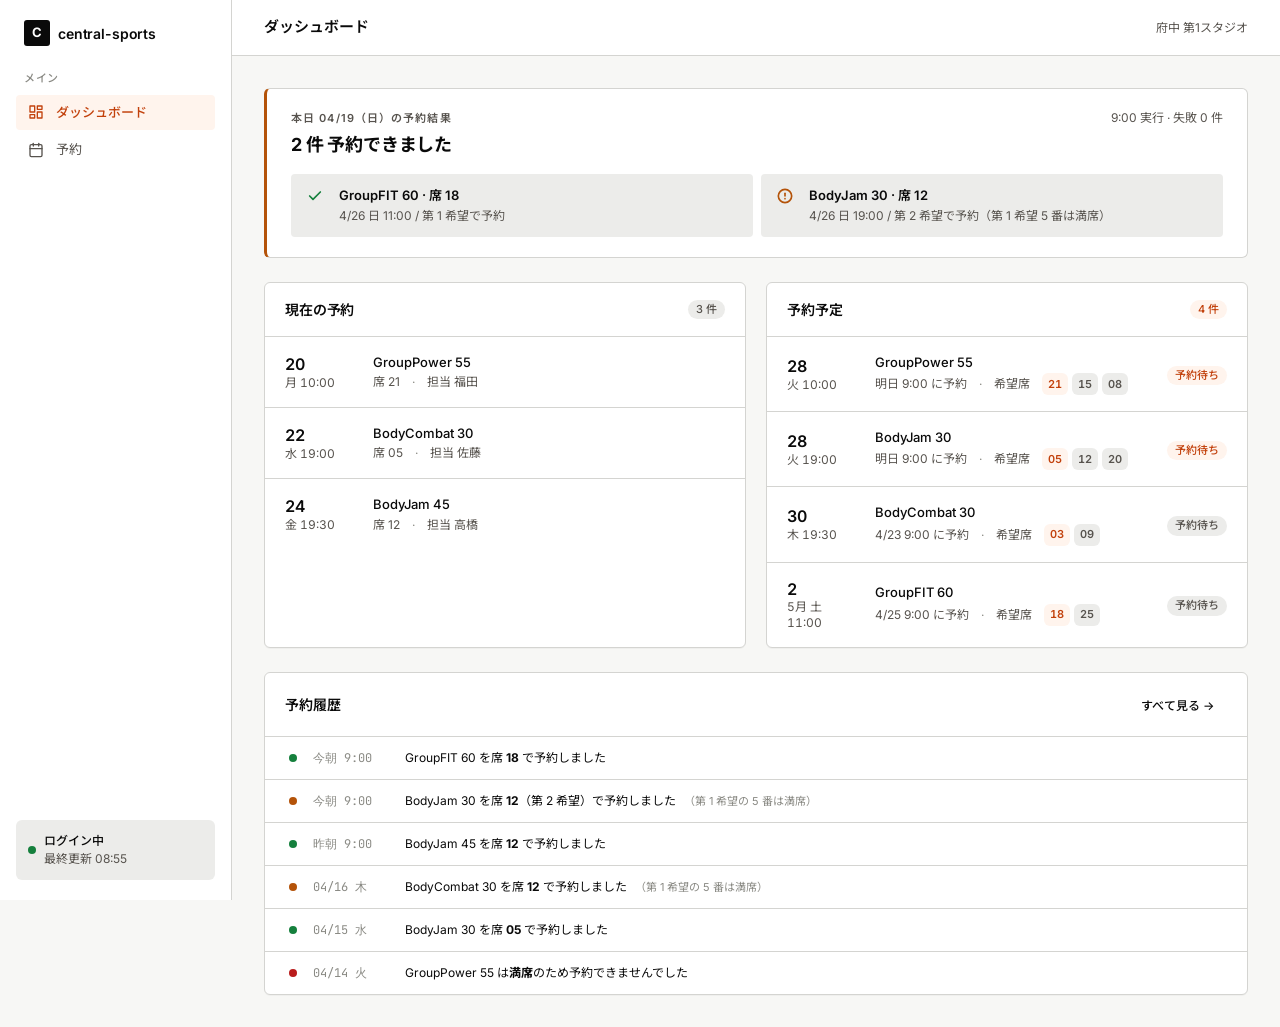
<file: tools/central-sports-web/mockup/index.html>
<!doctype html>
<html lang="ja">
<head>
  <meta charset="utf-8">
  <meta name="viewport" content="width=device-width, initial-scale=1">
  <title>central-sports-web — ダッシュボード</title>
  <link rel="preconnect" href="https://fonts.googleapis.com">
  <link rel="preconnect" href="https://fonts.gstatic.com" crossorigin>
  <link href="https://fonts.googleapis.com/css2?family=Inter:wght@400;500;600;700&family=Noto+Sans+JP:wght@400;500;600&family=JetBrains+Mono:wght@400;500&display=swap" rel="stylesheet">
  <link rel="stylesheet" href="assets/styles.css">
</head>
<body>
  <div class="app">

    <!-- ============ sidebar ============ -->
    <aside class="nav">
      <div class="nav-brand">
        <div class="nav-brand-mark">C</div>
        <div class="nav-brand-name">central-sports</div>
      </div>

      <div>
        <div class="nav-section-title">メイン</div>
        <ul class="nav-list">
          <li><a class="nav-item is-active" href="index.html">
            <svg viewBox="0 0 24 24" fill="none" stroke="currentColor" stroke-width="2" stroke-linecap="round" stroke-linejoin="round"><rect x="3" y="3" width="7" height="9"/><rect x="14" y="3" width="7" height="5"/><rect x="14" y="12" width="7" height="9"/><rect x="3" y="16" width="7" height="5"/></svg>
            ダッシュボード
          </a></li>
          <li><a class="nav-item" href="reserve.html">
            <svg viewBox="0 0 24 24" fill="none" stroke="currentColor" stroke-width="2" stroke-linecap="round" stroke-linejoin="round"><rect x="3" y="4" width="18" height="18" rx="2"/><line x1="16" y1="2" x2="16" y2="6"/><line x1="8" y1="2" x2="8" y2="6"/><line x1="3" y1="10" x2="21" y2="10"/></svg>
            予約
          </a></li>
        </ul>
      </div>

      <div class="nav-footer">
        <span class="nav-footer-dot"></span>
        <div>
          <div style="font-weight:500; color:var(--text);">ログイン中</div>
          <div>最終更新 08:55</div>
        </div>
      </div>
    </aside>

    <!-- ============ main ============ -->
    <main class="main">

      <header class="topbar">
        <div class="topbar-title">ダッシュボード</div>
        <div class="topbar-actions">
          <span>府中 第1スタジオ</span>
        </div>
      </header>

      <section class="content stack stack-lg">

        <!-- ============ 当日サマリー ============ -->
        <div class="summary summary--warning">
          <div class="summary-head">
            <div>
              <div class="summary-eyebrow">本日 04/19（日）の予約結果</div>
              <div class="summary-title">2 件 予約できました</div>
            </div>
            <div class="summary-headline-right">9:00 実行 · 失敗 0 件</div>
          </div>
          <div class="summary-list">
            <div class="summary-item summary-item--success">
              <svg class="summary-item-icon" viewBox="0 0 24 24" fill="none" stroke="currentColor" stroke-width="2.5" stroke-linecap="round" stroke-linejoin="round"><polyline points="20 6 9 17 4 12"/></svg>
              <div>
                <div class="summary-item-title">GroupFIT 60 · 席 18</div>
                <div class="summary-item-sub">4/26 日 11:00 / 第 1 希望で予約</div>
              </div>
            </div>
            <div class="summary-item summary-item--warning">
              <svg class="summary-item-icon" viewBox="0 0 24 24" fill="none" stroke="currentColor" stroke-width="2.5" stroke-linecap="round" stroke-linejoin="round"><circle cx="12" cy="12" r="10"/><path d="M12 8v4"/><path d="M12 16h.01"/></svg>
              <div>
                <div class="summary-item-title">BodyJam 30 · 席 12</div>
                <div class="summary-item-sub">4/26 日 19:00 / 第 2 希望で予約（第 1 希望 5 番は満席）</div>
              </div>
            </div>
          </div>
        </div>

        <!-- ============ 2-col: 予約済み + 予約予定 ============ -->
        <div class="grid-2col">

          <!-- 現在の予約 -->
          <div class="card">
            <div class="card-header">
              <h2>現在の予約</h2>
              <span class="badge badge--neutral">3 件</span>
            </div>
            <div class="card-body card-body-flush">
              <div class="list">

                <div class="list-row">
                  <div class="list-date">
                    <div class="list-date-day">20</div>
                    <div>月 10:00</div>
                  </div>
                  <div>
                    <div class="list-title">GroupPower 55</div>
                    <div class="list-meta">
                      <span>席 21</span>
                      <span class="list-meta-dot">·</span>
                      <span>担当 福田</span>
                    </div>
                  </div>
                  <div class="list-actions">
                    <button class="btn">席変更</button>
                    <button class="btn btn--danger-ghost">取消</button>
                  </div>
                </div>

                <div class="list-row">
                  <div class="list-date">
                    <div class="list-date-day">22</div>
                    <div>水 19:00</div>
                  </div>
                  <div>
                    <div class="list-title">BodyCombat 30</div>
                    <div class="list-meta">
                      <span>席 05</span>
                      <span class="list-meta-dot">·</span>
                      <span>担当 佐藤</span>
                    </div>
                  </div>
                  <div class="list-actions">
                    <button class="btn">席変更</button>
                    <button class="btn btn--danger-ghost">取消</button>
                  </div>
                </div>

                <div class="list-row">
                  <div class="list-date">
                    <div class="list-date-day">24</div>
                    <div>金 19:30</div>
                  </div>
                  <div>
                    <div class="list-title">BodyJam 45</div>
                    <div class="list-meta">
                      <span>席 12</span>
                      <span class="list-meta-dot">·</span>
                      <span>担当 高橋</span>
                    </div>
                  </div>
                  <div class="list-actions">
                    <button class="btn">席変更</button>
                    <button class="btn btn--danger-ghost">取消</button>
                  </div>
                </div>

              </div>
            </div>
          </div>

          <!-- 予約予定 -->
          <div class="card">
            <div class="card-header">
              <h2>予約予定</h2>
              <span class="badge badge--accent">4 件</span>
            </div>
            <div class="card-body card-body-flush">
              <div class="list">

                <div class="list-row">
                  <div class="list-date">
                    <div class="list-date-day">28</div>
                    <div>火 10:00</div>
                  </div>
                  <div>
                    <div class="list-title">GroupPower 55</div>
                    <div class="list-meta">
                      <span>明日 9:00 に予約</span>
                      <span class="list-meta-dot">·</span>
                      <span>希望席</span>
                      <div class="seat-chips">
                        <span class="seat-chip seat-chip--first">21</span>
                        <span class="seat-chip">15</span>
                        <span class="seat-chip">08</span>
                      </div>
                    </div>
                  </div>
                  <div>
                    <span class="badge badge--accent">予約待ち</span>
                  </div>
                </div>

                <div class="list-row">
                  <div class="list-date">
                    <div class="list-date-day">28</div>
                    <div>火 19:00</div>
                  </div>
                  <div>
                    <div class="list-title">BodyJam 30</div>
                    <div class="list-meta">
                      <span>明日 9:00 に予約</span>
                      <span class="list-meta-dot">·</span>
                      <span>希望席</span>
                      <div class="seat-chips">
                        <span class="seat-chip seat-chip--first">05</span>
                        <span class="seat-chip">12</span>
                        <span class="seat-chip">20</span>
                      </div>
                    </div>
                  </div>
                  <div>
                    <span class="badge badge--accent">予約待ち</span>
                  </div>
                </div>

                <div class="list-row">
                  <div class="list-date">
                    <div class="list-date-day">30</div>
                    <div>木 19:30</div>
                  </div>
                  <div>
                    <div class="list-title">BodyCombat 30</div>
                    <div class="list-meta">
                      <span>4/23 9:00 に予約</span>
                      <span class="list-meta-dot">·</span>
                      <span>希望席</span>
                      <div class="seat-chips">
                        <span class="seat-chip seat-chip--first">03</span>
                        <span class="seat-chip">09</span>
                      </div>
                    </div>
                  </div>
                  <div>
                    <span class="badge badge--neutral">予約待ち</span>
                  </div>
                </div>

                <div class="list-row">
                  <div class="list-date">
                    <div class="list-date-day">2</div>
                    <div>5月 土 11:00</div>
                  </div>
                  <div>
                    <div class="list-title">GroupFIT 60</div>
                    <div class="list-meta">
                      <span>4/25 9:00 に予約</span>
                      <span class="list-meta-dot">·</span>
                      <span>希望席</span>
                      <div class="seat-chips">
                        <span class="seat-chip seat-chip--first">18</span>
                        <span class="seat-chip">25</span>
                      </div>
                    </div>
                  </div>
                  <div>
                    <span class="badge badge--neutral">予約待ち</span>
                  </div>
                </div>

              </div>
            </div>
          </div>

        </div>

        <!-- ============ 予約履歴 ============ -->
        <div class="card">
          <div class="card-header">
            <h2>予約履歴</h2>
            <button class="btn btn--ghost">すべて見る →</button>
          </div>
          <div class="card-body card-body-flush">

            <div class="log-row">
              <span class="log-dot log-dot--success"></span>
              <span class="log-time mono">今朝 9:00</span>
              <div>
                <span class="log-msg">GroupFIT 60 を席 <b>18</b> で予約しました</span>
              </div>
            </div>

            <div class="log-row">
              <span class="log-dot log-dot--warning"></span>
              <span class="log-time mono">今朝 9:00</span>
              <div>
                <span class="log-msg">BodyJam 30 を席 <b>12</b>（第 2 希望）で予約しました<span class="faint" style="margin-left:8px; font-size:11px;">（第 1 希望の 5 番は満席）</span></span>
              </div>
            </div>

            <div class="log-row">
              <span class="log-dot log-dot--success"></span>
              <span class="log-time mono">昨朝 9:00</span>
              <div>
                <span class="log-msg">BodyJam 45 を席 <b>12</b> で予約しました</span>
              </div>
            </div>

            <div class="log-row">
              <span class="log-dot log-dot--warning"></span>
              <span class="log-time mono">04/16 木</span>
              <div>
                <span class="log-msg">BodyCombat 30 を席 <b>12</b> で予約しました<span class="faint" style="margin-left:8px; font-size:11px;">（第 1 希望の 5 番は満席）</span></span>
              </div>
            </div>

            <div class="log-row">
              <span class="log-dot log-dot--success"></span>
              <span class="log-time mono">04/15 水</span>
              <div>
                <span class="log-msg">BodyJam 30 を席 <b>05</b> で予約しました</span>
              </div>
            </div>

            <div class="log-row">
              <span class="log-dot log-dot--danger"></span>
              <span class="log-time mono">04/14 火</span>
              <div>
                <span class="log-msg">GroupPower 55 は<b>満席</b>のため予約できませんでした</span>
              </div>
            </div>

          </div>
        </div>

      </section>
    </main>

  </div>
</body>
</html>
</file>
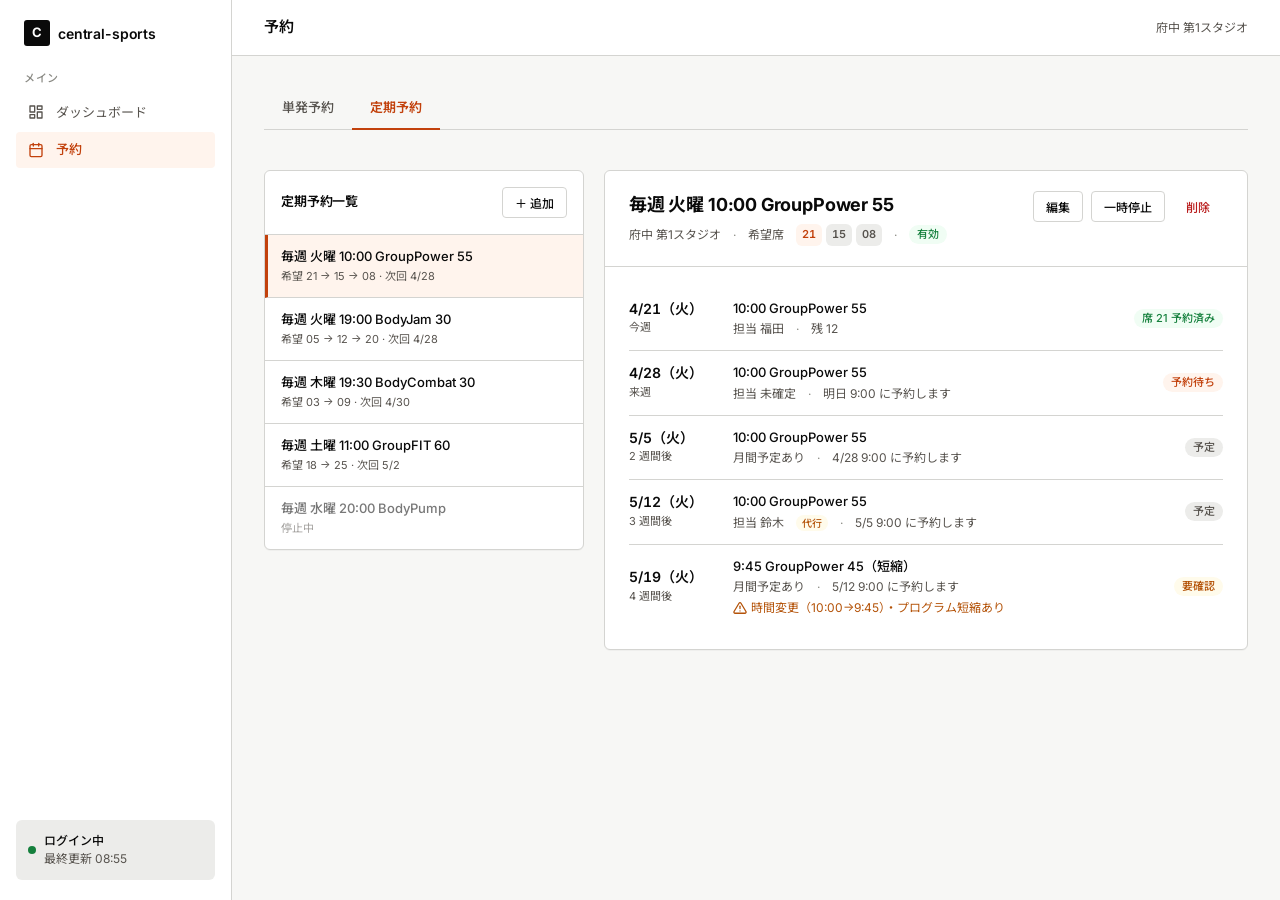
<file: tools/central-sports-web/mockup/reserve-recurring.html>
<!doctype html>
<html lang="ja">
<head>
  <meta charset="utf-8">
  <meta name="viewport" content="width=device-width, initial-scale=1">
  <title>central-sports-web — 定期予約</title>
  <link rel="preconnect" href="https://fonts.googleapis.com">
  <link rel="preconnect" href="https://fonts.gstatic.com" crossorigin>
  <link href="https://fonts.googleapis.com/css2?family=Inter:wght@400;500;600;700&family=Noto+Sans+JP:wght@400;500;600&family=JetBrains+Mono:wght@400;500&display=swap" rel="stylesheet">
  <link rel="stylesheet" href="assets/styles.css">
</head>
<body>
  <div class="app">

    <!-- ============ sidebar ============ -->
    <aside class="nav">
      <div class="nav-brand">
        <div class="nav-brand-mark">C</div>
        <div class="nav-brand-name">central-sports</div>
      </div>

      <div>
        <div class="nav-section-title">メイン</div>
        <ul class="nav-list">
          <li><a class="nav-item" href="index.html">
            <svg viewBox="0 0 24 24" fill="none" stroke="currentColor" stroke-width="2" stroke-linecap="round" stroke-linejoin="round"><rect x="3" y="3" width="7" height="9"/><rect x="14" y="3" width="7" height="5"/><rect x="14" y="12" width="7" height="9"/><rect x="3" y="16" width="7" height="5"/></svg>
            ダッシュボード
          </a></li>
          <li><a class="nav-item is-active" href="reserve.html">
            <svg viewBox="0 0 24 24" fill="none" stroke="currentColor" stroke-width="2" stroke-linecap="round" stroke-linejoin="round"><rect x="3" y="4" width="18" height="18" rx="2"/><line x1="16" y1="2" x2="16" y2="6"/><line x1="8" y1="2" x2="8" y2="6"/><line x1="3" y1="10" x2="21" y2="10"/></svg>
            予約
          </a></li>
        </ul>
      </div>

      <div class="nav-footer">
        <span class="nav-footer-dot"></span>
        <div>
          <div style="font-weight:500; color:var(--text);">ログイン中</div>
          <div>最終更新 08:55</div>
        </div>
      </div>
    </aside>

    <!-- ============ main ============ -->
    <main class="main">

      <header class="topbar">
        <div class="topbar-title">予約</div>
        <div class="topbar-actions">
          <span>府中 第1スタジオ</span>
        </div>
      </header>

      <section class="content stack stack-md">

        <!-- tabs -->
        <div class="tabs">
          <a class="tab" href="reserve.html">単発予約</a>
          <a class="tab is-active" href="reserve-recurring.html">定期予約</a>
        </div>

        <!-- recurring layout -->
        <div class="recurring-layout">

          <!-- ============ left: ピッカー ============ -->
          <aside class="picker">
            <div class="picker-head">
              <h3>定期予約一覧</h3>
              <button class="btn">＋ 追加</button>
            </div>
            <div class="picker-list">

              <div class="picker-item is-selected">
                <div class="picker-name">毎週 火曜 10:00 GroupPower 55</div>
                <div class="picker-sub">希望 21 → 15 → 08 · 次回 4/28</div>
              </div>

              <div class="picker-item">
                <div class="picker-name">毎週 火曜 19:00 BodyJam 30</div>
                <div class="picker-sub">希望 05 → 12 → 20 · 次回 4/28</div>
              </div>

              <div class="picker-item">
                <div class="picker-name">毎週 木曜 19:30 BodyCombat 30</div>
                <div class="picker-sub">希望 03 → 09 · 次回 4/30</div>
              </div>

              <div class="picker-item">
                <div class="picker-name">毎週 土曜 11:00 GroupFIT 60</div>
                <div class="picker-sub">希望 18 → 25 · 次回 5/2</div>
              </div>

              <div class="picker-item is-disabled">
                <div class="picker-name">毎週 水曜 20:00 BodyPump</div>
                <div class="picker-sub">停止中</div>
              </div>

            </div>
          </aside>

          <!-- ============ right: 詳細 ============ -->
          <div class="detail">

            <div class="detail-head">
              <div>
                <div class="detail-title">毎週 火曜 10:00 GroupPower 55</div>
                <div class="detail-meta">
                  <span>府中 第1スタジオ</span>
                  <span class="list-meta-dot">·</span>
                  <span>希望席</span>
                  <div class="seat-chips">
                    <span class="seat-chip seat-chip--first">21</span>
                    <span class="seat-chip">15</span>
                    <span class="seat-chip">08</span>
                  </div>
                  <span class="list-meta-dot">·</span>
                  <span class="badge badge--success">有効</span>
                </div>
              </div>
              <div class="detail-actions">
                <button class="btn">編集</button>
                <button class="btn">一時停止</button>
                <button class="btn btn--danger-ghost">削除</button>
              </div>
            </div>

            <!-- 今後の配置 -->
            <div class="detail-section">
              <div class="occurrences">

                <div class="occurrence">
                  <div>
                    <div class="occurrence-date">4/21（火）</div>
                    <div class="occurrence-date-sub">今週</div>
                  </div>
                  <div>
                    <div class="occurrence-title">10:00 GroupPower 55</div>
                    <div class="occurrence-meta">
                      <span>担当 福田</span>
                      <span class="list-meta-dot">·</span>
                      <span>残 12</span>
                    </div>
                  </div>
                  <span class="badge badge--success">席 21 予約済み</span>
                </div>

                <div class="occurrence">
                  <div>
                    <div class="occurrence-date">4/28（火）</div>
                    <div class="occurrence-date-sub">来週</div>
                  </div>
                  <div>
                    <div class="occurrence-title">10:00 GroupPower 55</div>
                    <div class="occurrence-meta">
                      <span>担当 未確定</span>
                      <span class="list-meta-dot">·</span>
                      <span>明日 9:00 に予約します</span>
                    </div>
                  </div>
                  <span class="badge badge--accent">予約待ち</span>
                </div>

                <div class="occurrence">
                  <div>
                    <div class="occurrence-date">5/5（火）</div>
                    <div class="occurrence-date-sub">2 週間後</div>
                  </div>
                  <div>
                    <div class="occurrence-title">10:00 GroupPower 55</div>
                    <div class="occurrence-meta">
                      <span>月間予定あり</span>
                      <span class="list-meta-dot">·</span>
                      <span>4/28 9:00 に予約します</span>
                    </div>
                  </div>
                  <span class="badge badge--neutral">予定</span>
                </div>

                <div class="occurrence">
                  <div>
                    <div class="occurrence-date">5/12（火）</div>
                    <div class="occurrence-date-sub">3 週間後</div>
                  </div>
                  <div>
                    <div class="occurrence-title">10:00 GroupPower 55</div>
                    <div class="occurrence-meta">
                      <span>担当 鈴木</span>
                      <span class="badge badge--warning" style="font-size:10px; padding:1px 6px;">代行</span>
                      <span class="list-meta-dot">·</span>
                      <span>5/5 9:00 に予約します</span>
                    </div>
                  </div>
                  <span class="badge badge--neutral">予定</span>
                </div>

                <div class="occurrence">
                  <div>
                    <div class="occurrence-date">5/19（火）</div>
                    <div class="occurrence-date-sub">4 週間後</div>
                  </div>
                  <div>
                    <div class="occurrence-title">9:45 GroupPower 45（短縮）</div>
                    <div class="occurrence-meta">
                      <span>月間予定あり</span>
                      <span class="list-meta-dot">·</span>
                      <span>5/12 9:00 に予約します</span>
                    </div>
                    <div class="occurrence-alert">
                      <svg width="14" height="14" viewBox="0 0 24 24" fill="none" stroke="currentColor" stroke-width="2.2" stroke-linecap="round" stroke-linejoin="round"><path d="M10.29 3.86L1.82 18a2 2 0 0 0 1.71 3h16.94a2 2 0 0 0 1.71-3L13.71 3.86a2 2 0 0 0-3.42 0z"/><line x1="12" y1="9" x2="12" y2="13"/><line x1="12" y1="17" x2="12.01" y2="17"/></svg>
                      時間変更（10:00→9:45）・プログラム短縮あり
                    </div>
                  </div>
                  <span class="badge badge--warning">要確認</span>
                </div>

              </div>
            </div>

          </div>

        </div>

      </section>
    </main>

  </div>
</body>
</html>
</file>
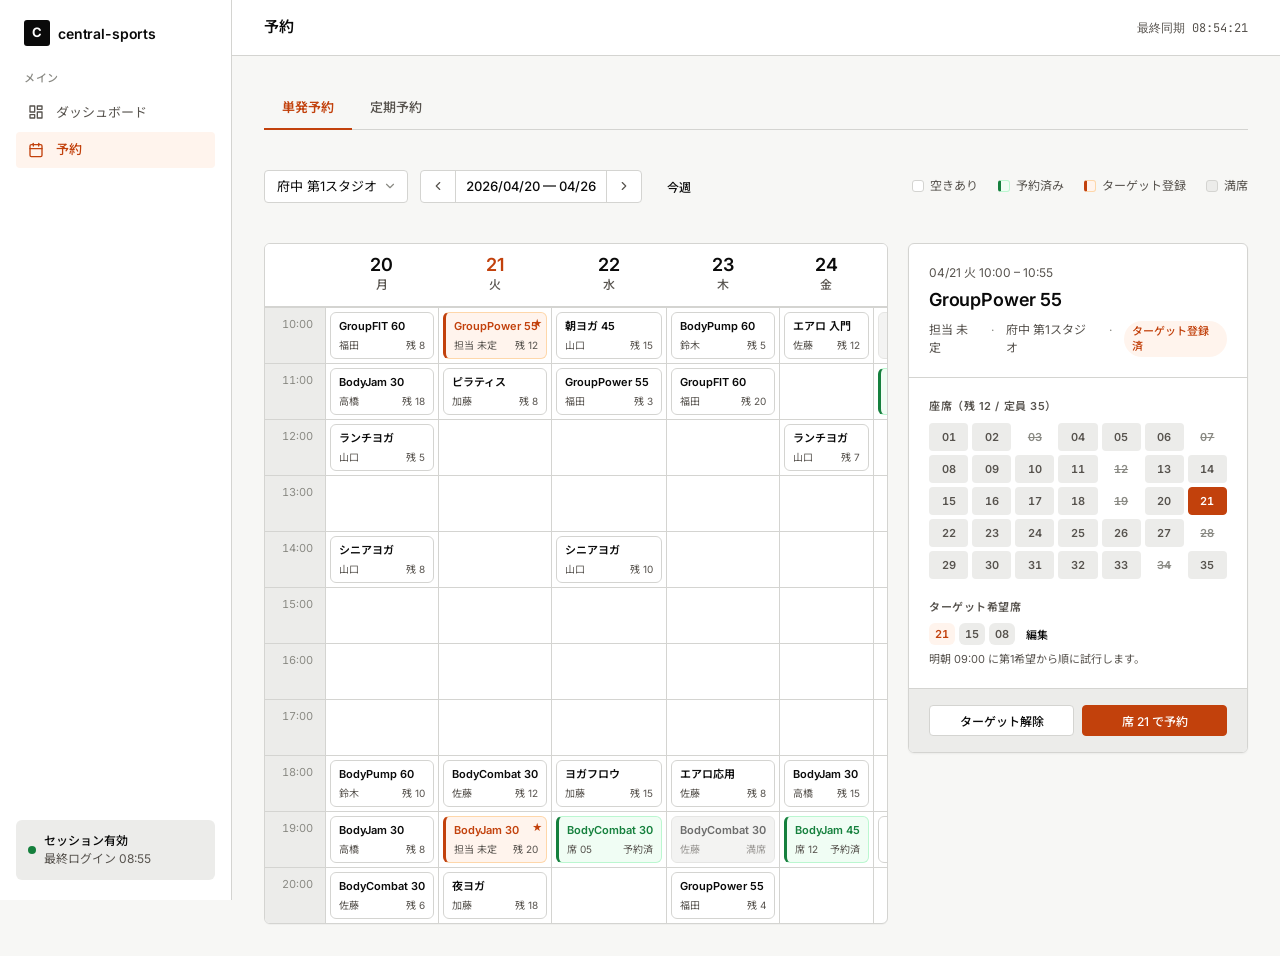
<file: tools/central-sports-web/mockup/reserve.html>
<!doctype html>
<html lang="ja">
<head>
  <meta charset="utf-8">
  <meta name="viewport" content="width=device-width, initial-scale=1">
  <title>central-sports-web — 予約</title>
  <link rel="preconnect" href="https://fonts.googleapis.com">
  <link rel="preconnect" href="https://fonts.gstatic.com" crossorigin>
  <link href="https://fonts.googleapis.com/css2?family=Inter:wght@400;500;600;700&family=Noto+Sans+JP:wght@400;500;600&family=JetBrains+Mono:wght@400;500&display=swap" rel="stylesheet">
  <link rel="stylesheet" href="assets/styles.css">
</head>
<body>
  <div class="app">

    <!-- ============ sidebar ============ -->
    <aside class="nav">
      <div class="nav-brand">
        <div class="nav-brand-mark">C</div>
        <div class="nav-brand-name">central-sports</div>
      </div>

      <div>
        <div class="nav-section-title">メイン</div>
        <ul class="nav-list">
          <li><a class="nav-item" href="index.html">
            <svg viewBox="0 0 24 24" fill="none" stroke="currentColor" stroke-width="2" stroke-linecap="round" stroke-linejoin="round"><rect x="3" y="3" width="7" height="9"/><rect x="14" y="3" width="7" height="5"/><rect x="14" y="12" width="7" height="9"/><rect x="3" y="16" width="7" height="5"/></svg>
            ダッシュボード
          </a></li>
          <li><a class="nav-item is-active" href="reserve.html">
            <svg viewBox="0 0 24 24" fill="none" stroke="currentColor" stroke-width="2" stroke-linecap="round" stroke-linejoin="round"><rect x="3" y="4" width="18" height="18" rx="2"/><line x1="16" y1="2" x2="16" y2="6"/><line x1="8" y1="2" x2="8" y2="6"/><line x1="3" y1="10" x2="21" y2="10"/></svg>
            予約
          </a></li>
        </ul>
      </div>

      <div class="nav-footer">
        <span class="nav-footer-dot"></span>
        <div>
          <div style="font-weight:500; color:var(--text);">セッション有効</div>
          <div>最終ログイン 08:55</div>
        </div>
      </div>
    </aside>

    <!-- ============ main ============ -->
    <main class="main">

      <header class="topbar">
        <div class="topbar-title">予約</div>
        <div class="topbar-actions">
          <span class="mono">最終同期 08:54:21</span>
        </div>
      </header>

      <section class="content stack stack-md">

        <!-- tabs -->
        <div class="tabs">
          <a class="tab is-active" href="reserve.html">単発予約</a>
          <a class="tab" href="reserve-recurring.html">定期予約</a>
        </div>

        <!-- toolbar: store + week nav + legend -->
        <div class="toolbar">
          <div class="toolbar-left">
            <div class="select">
              府中 第1スタジオ
              <svg viewBox="0 0 24 24" fill="none" stroke="currentColor" stroke-width="2" stroke-linecap="round" stroke-linejoin="round"><polyline points="6 9 12 15 18 9"/></svg>
            </div>
            <div class="wk-nav">
              <button class="wk-nav-btn">
                <svg width="14" height="14" viewBox="0 0 24 24" fill="none" stroke="currentColor" stroke-width="2" stroke-linecap="round" stroke-linejoin="round"><polyline points="15 18 9 12 15 6"/></svg>
              </button>
              <div class="wk-nav-label">2026/04/20 — 04/26</div>
              <button class="wk-nav-btn">
                <svg width="14" height="14" viewBox="0 0 24 24" fill="none" stroke="currentColor" stroke-width="2" stroke-linecap="round" stroke-linejoin="round"><polyline points="9 18 15 12 9 6"/></svg>
              </button>
            </div>
            <button class="btn btn--ghost">今週</button>
          </div>
          <div class="legend">
            <div class="legend-item"><span class="legend-swatch legend-swatch--available"></span>空きあり</div>
            <div class="legend-item"><span class="legend-swatch legend-swatch--reserved"></span>予約済み</div>
            <div class="legend-item"><span class="legend-swatch legend-swatch--target"></span>ターゲット登録</div>
            <div class="legend-item"><span class="legend-swatch legend-swatch--full"></span>満席</div>
          </div>
        </div>

        <div class="layout-with-panel">

          <!-- ============ calendar ============ -->
          <div class="cal">

            <!-- header row -->
            <div class="cal-head"></div>
            <div class="cal-head">
              <div class="cal-head-day">20</div>
              月
            </div>
            <div class="cal-head">
              <div class="cal-head-day cal-head-day--today">21</div>
              火
            </div>
            <div class="cal-head">
              <div class="cal-head-day">22</div>
              水
            </div>
            <div class="cal-head">
              <div class="cal-head-day">23</div>
              木
            </div>
            <div class="cal-head">
              <div class="cal-head-day">24</div>
              金
            </div>
            <div class="cal-head">
              <div class="cal-head-day">25</div>
              <span class="cal-head-weekday--sat">土</span>
            </div>
            <div class="cal-head">
              <div class="cal-head-day">26</div>
              <span class="cal-head-weekday--sun">日</span>
            </div>

            <!-- 10:00 -->
            <div class="cal-time">10:00</div>
            <div class="cal-cell">
              <div class="lesson lesson--available">
                <div class="lesson-name">GroupFIT 60</div>
                <div class="lesson-sub"><span>福田</span><span>残 8</span></div>
              </div>
            </div>
            <div class="cal-cell">
              <div class="lesson lesson--target">
                <span class="lesson-star">★</span>
                <div class="lesson-name">GroupPower 55</div>
                <div class="lesson-sub"><span>担当 未定</span><span>残 12</span></div>
              </div>
            </div>
            <div class="cal-cell">
              <div class="lesson lesson--available">
                <div class="lesson-name">朝ヨガ 45</div>
                <div class="lesson-sub"><span>山口</span><span>残 15</span></div>
              </div>
            </div>
            <div class="cal-cell">
              <div class="lesson lesson--available">
                <div class="lesson-name">BodyPump 60</div>
                <div class="lesson-sub"><span>鈴木</span><span>残 5</span></div>
              </div>
            </div>
            <div class="cal-cell">
              <div class="lesson lesson--available">
                <div class="lesson-name">エアロ 入門</div>
                <div class="lesson-sub"><span>佐藤</span><span>残 12</span></div>
              </div>
            </div>
            <div class="cal-cell">
              <div class="lesson lesson--full">
                <div class="lesson-name">GroupPower 55</div>
                <div class="lesson-sub"><span>福田</span><span>満席</span></div>
              </div>
            </div>
            <div class="cal-cell">
              <div class="lesson lesson--available">
                <div class="lesson-name">朝ヨガ 60</div>
                <div class="lesson-sub"><span>山口</span><span>残 10</span></div>
              </div>
            </div>

            <!-- 11:00 -->
            <div class="cal-time">11:00</div>
            <div class="cal-cell">
              <div class="lesson lesson--available">
                <div class="lesson-name">BodyJam 30</div>
                <div class="lesson-sub"><span>高橋</span><span>残 18</span></div>
              </div>
            </div>
            <div class="cal-cell">
              <div class="lesson lesson--available">
                <div class="lesson-name">ピラティス</div>
                <div class="lesson-sub"><span>加藤</span><span>残 8</span></div>
              </div>
            </div>
            <div class="cal-cell">
              <div class="lesson lesson--available">
                <div class="lesson-name">GroupPower 55</div>
                <div class="lesson-sub"><span>福田</span><span>残 3</span></div>
              </div>
            </div>
            <div class="cal-cell">
              <div class="lesson lesson--available">
                <div class="lesson-name">GroupFIT 60</div>
                <div class="lesson-sub"><span>福田</span><span>残 20</span></div>
              </div>
            </div>
            <div class="cal-cell"></div>
            <div class="cal-cell">
              <div class="lesson lesson--reserved">
                <div class="lesson-name">GroupFIT 60</div>
                <div class="lesson-sub"><span>席 18</span><span>予約済</span></div>
              </div>
            </div>
            <div class="cal-cell">
              <div class="lesson lesson--available">
                <div class="lesson-name">BodyJam 30</div>
                <div class="lesson-sub"><span>高橋</span><span>残 14</span></div>
              </div>
            </div>

            <!-- 12:00 -->
            <div class="cal-time">12:00</div>
            <div class="cal-cell">
              <div class="lesson lesson--available">
                <div class="lesson-name">ランチヨガ</div>
                <div class="lesson-sub"><span>山口</span><span>残 5</span></div>
              </div>
            </div>
            <div class="cal-cell"></div>
            <div class="cal-cell"></div>
            <div class="cal-cell"></div>
            <div class="cal-cell">
              <div class="lesson lesson--available">
                <div class="lesson-name">ランチヨガ</div>
                <div class="lesson-sub"><span>山口</span><span>残 7</span></div>
              </div>
            </div>
            <div class="cal-cell"></div>
            <div class="cal-cell"></div>

            <!-- 13:00 -->
            <div class="cal-time">13:00</div>
            <div class="cal-cell"></div>
            <div class="cal-cell"></div>
            <div class="cal-cell"></div>
            <div class="cal-cell"></div>
            <div class="cal-cell"></div>
            <div class="cal-cell"></div>
            <div class="cal-cell"></div>

            <!-- 14:00 -->
            <div class="cal-time">14:00</div>
            <div class="cal-cell">
              <div class="lesson lesson--available">
                <div class="lesson-name">シニアヨガ</div>
                <div class="lesson-sub"><span>山口</span><span>残 8</span></div>
              </div>
            </div>
            <div class="cal-cell"></div>
            <div class="cal-cell">
              <div class="lesson lesson--available">
                <div class="lesson-name">シニアヨガ</div>
                <div class="lesson-sub"><span>山口</span><span>残 10</span></div>
              </div>
            </div>
            <div class="cal-cell"></div>
            <div class="cal-cell"></div>
            <div class="cal-cell"></div>
            <div class="cal-cell"></div>

            <!-- 15:00 -->
            <div class="cal-time">15:00</div>
            <div class="cal-cell"></div>
            <div class="cal-cell"></div>
            <div class="cal-cell"></div>
            <div class="cal-cell"></div>
            <div class="cal-cell"></div>
            <div class="cal-cell"></div>
            <div class="cal-cell"></div>

            <!-- 16:00 -->
            <div class="cal-time">16:00</div>
            <div class="cal-cell"></div>
            <div class="cal-cell"></div>
            <div class="cal-cell"></div>
            <div class="cal-cell"></div>
            <div class="cal-cell"></div>
            <div class="cal-cell"></div>
            <div class="cal-cell"></div>

            <!-- 17:00 -->
            <div class="cal-time">17:00</div>
            <div class="cal-cell"></div>
            <div class="cal-cell"></div>
            <div class="cal-cell"></div>
            <div class="cal-cell"></div>
            <div class="cal-cell"></div>
            <div class="cal-cell"></div>
            <div class="cal-cell"></div>

            <!-- 18:00 -->
            <div class="cal-time">18:00</div>
            <div class="cal-cell">
              <div class="lesson lesson--available">
                <div class="lesson-name">BodyPump 60</div>
                <div class="lesson-sub"><span>鈴木</span><span>残 10</span></div>
              </div>
            </div>
            <div class="cal-cell">
              <div class="lesson lesson--available">
                <div class="lesson-name">BodyCombat 30</div>
                <div class="lesson-sub"><span>佐藤</span><span>残 12</span></div>
              </div>
            </div>
            <div class="cal-cell">
              <div class="lesson lesson--available">
                <div class="lesson-name">ヨガフロウ</div>
                <div class="lesson-sub"><span>加藤</span><span>残 15</span></div>
              </div>
            </div>
            <div class="cal-cell">
              <div class="lesson lesson--available">
                <div class="lesson-name">エアロ応用</div>
                <div class="lesson-sub"><span>佐藤</span><span>残 8</span></div>
              </div>
            </div>
            <div class="cal-cell">
              <div class="lesson lesson--available">
                <div class="lesson-name">BodyJam 30</div>
                <div class="lesson-sub"><span>高橋</span><span>残 15</span></div>
              </div>
            </div>
            <div class="cal-cell"></div>
            <div class="cal-cell"></div>

            <!-- 19:00 -->
            <div class="cal-time">19:00</div>
            <div class="cal-cell">
              <div class="lesson lesson--available">
                <div class="lesson-name">BodyJam 30</div>
                <div class="lesson-sub"><span>高橋</span><span>残 8</span></div>
              </div>
            </div>
            <div class="cal-cell">
              <div class="lesson lesson--target">
                <span class="lesson-star">★</span>
                <div class="lesson-name">BodyJam 30</div>
                <div class="lesson-sub"><span>担当 未定</span><span>残 20</span></div>
              </div>
            </div>
            <div class="cal-cell">
              <div class="lesson lesson--reserved">
                <div class="lesson-name">BodyCombat 30</div>
                <div class="lesson-sub"><span>席 05</span><span>予約済</span></div>
              </div>
            </div>
            <div class="cal-cell">
              <div class="lesson lesson--full">
                <div class="lesson-name">BodyCombat 30</div>
                <div class="lesson-sub"><span>佐藤</span><span>満席</span></div>
              </div>
            </div>
            <div class="cal-cell">
              <div class="lesson lesson--reserved">
                <div class="lesson-name">BodyJam 45</div>
                <div class="lesson-sub"><span>席 12</span><span>予約済</span></div>
              </div>
            </div>
            <div class="cal-cell">
              <div class="lesson lesson--available">
                <div class="lesson-name">リラックスヨガ</div>
                <div class="lesson-sub"><span>山口</span><span>残 22</span></div>
              </div>
            </div>
            <div class="cal-cell"></div>

            <!-- 20:00 -->
            <div class="cal-time">20:00</div>
            <div class="cal-cell">
              <div class="lesson lesson--available">
                <div class="lesson-name">BodyCombat 30</div>
                <div class="lesson-sub"><span>佐藤</span><span>残 6</span></div>
              </div>
            </div>
            <div class="cal-cell">
              <div class="lesson lesson--available">
                <div class="lesson-name">夜ヨガ</div>
                <div class="lesson-sub"><span>加藤</span><span>残 18</span></div>
              </div>
            </div>
            <div class="cal-cell"></div>
            <div class="cal-cell">
              <div class="lesson lesson--available">
                <div class="lesson-name">GroupPower 55</div>
                <div class="lesson-sub"><span>福田</span><span>残 4</span></div>
              </div>
            </div>
            <div class="cal-cell"></div>
            <div class="cal-cell"></div>
            <div class="cal-cell"></div>

          </div>

          <!-- ============ right panel: selected lesson ============ -->
          <aside class="panel">
            <div class="panel-header">
              <div class="panel-date">04/21 火 10:00 – 10:55</div>
              <div class="panel-title">GroupPower 55</div>
              <div class="panel-meta">
                <span>担当 未定</span>
                <span class="list-meta-dot">·</span>
                <span>府中 第1スタジオ</span>
                <span class="list-meta-dot">·</span>
                <span class="badge badge--accent">ターゲット登録済</span>
              </div>
            </div>

            <div class="panel-body stack stack-md">
              <div>
                <label class="field-label">座席（残 12 / 定員 35）</label>
                <div class="seat-grid">
                  <button class="seat">01</button>
                  <button class="seat">02</button>
                  <button class="seat seat--taken">03</button>
                  <button class="seat">04</button>
                  <button class="seat">05</button>
                  <button class="seat">06</button>
                  <button class="seat seat--taken">07</button>
                  <button class="seat">08</button>
                  <button class="seat">09</button>
                  <button class="seat">10</button>
                  <button class="seat">11</button>
                  <button class="seat seat--taken">12</button>
                  <button class="seat">13</button>
                  <button class="seat">14</button>
                  <button class="seat">15</button>
                  <button class="seat">16</button>
                  <button class="seat">17</button>
                  <button class="seat">18</button>
                  <button class="seat seat--taken">19</button>
                  <button class="seat">20</button>
                  <button class="seat seat--selected">21</button>
                  <button class="seat">22</button>
                  <button class="seat">23</button>
                  <button class="seat">24</button>
                  <button class="seat">25</button>
                  <button class="seat">26</button>
                  <button class="seat">27</button>
                  <button class="seat seat--taken">28</button>
                  <button class="seat">29</button>
                  <button class="seat">30</button>
                  <button class="seat">31</button>
                  <button class="seat">32</button>
                  <button class="seat">33</button>
                  <button class="seat seat--taken">34</button>
                  <button class="seat">35</button>
                </div>
              </div>

              <div>
                <label class="field-label">ターゲット希望席</label>
                <div class="seat-chips">
                  <span class="seat-chip seat-chip--first">21</span>
                  <span class="seat-chip">15</span>
                  <span class="seat-chip">08</span>
                  <button class="btn btn--ghost" style="padding:2px 6px; font-size:11px;">編集</button>
                </div>
                <div class="muted" style="font-size:11px; margin-top:6px;">明朝 09:00 に第1希望から順に試行します。</div>
              </div>
            </div>

            <div class="panel-footer">
              <button class="btn">ターゲット解除</button>
              <button class="btn btn--primary">席 21 で予約</button>
            </div>
          </aside>

        </div>

      </section>
    </main>

  </div>
</body>
</html>
</file>
<file: tools/central-sports-web/mockup/assets/styles.css>
/* ========================================
   design tokens
   ======================================== */
:root {
  /* color — neutral (monotone, slightly cooler) */
  --bg: #f7f7f5;
  --surface: #ffffff;
  --surface-hover: #f4f4f2;
  --surface-sunken: #ececea;
  --border: #d4d4d1;
  --border-strong: #a8a8a4;
  --text: #0a0a0a;
  --text-muted: #57534e;
  --text-faint: #8a8a84;

  /* color — accent (deep vermilion) */
  --accent: #c2410c;
  --accent-hover: #9a3412;
  --accent-soft: #fff4ed;
  --accent-soft-border: #fed7aa;

  /* color — semantic (kept muted) */
  --success: #15803d;
  --success-soft: #f0fdf4;
  --warning: #b45309;
  --warning-soft: #fffbeb;
  --danger: #b91c1c;
  --danger-soft: #fef2f2;

  /* typography */
  --font-sans: "Inter", "Noto Sans JP", system-ui, -apple-system, "Segoe UI", Roboto, sans-serif;
  --font-mono: "JetBrains Mono", ui-monospace, SFMono-Regular, Menlo, monospace;

  /* radius — tighter */
  --radius-sm: 4px;
  --radius-md: 6px;
  --radius-lg: 8px;

  /* shadow — flatter */
  --shadow-xs: 0 1px 0 rgba(10, 10, 10, 0.03);
  --shadow-sm: 0 1px 2px rgba(10, 10, 10, 0.05);
  --shadow-md: 0 2px 6px rgba(10, 10, 10, 0.08);

  /* spacing scale */
  --space-1: 4px;
  --space-2: 8px;
  --space-3: 12px;
  --space-4: 16px;
  --space-5: 20px;
  --space-6: 24px;
  --space-8: 32px;
  --space-10: 40px;

  /* layout */
  --nav-w: 232px;
  --header-h: 56px;
}

/* ========================================
   base
   ======================================== */
* {
  box-sizing: border-box;
}

html, body {
  margin: 0;
  padding: 0;
  background: var(--bg);
  color: var(--text);
  font-family: var(--font-sans);
  font-size: 14px;
  line-height: 1.5;
  -webkit-font-smoothing: antialiased;
  -moz-osx-font-smoothing: grayscale;
}

a {
  color: inherit;
  text-decoration: none;
}

button {
  font-family: inherit;
  font-size: inherit;
  cursor: pointer;
  border: none;
  background: none;
  color: inherit;
}

h1, h2, h3, h4 {
  margin: 0;
  font-weight: 600;
  letter-spacing: -0.01em;
}

h1 { font-size: 20px; }
h2 { font-size: 16px; }
h3 { font-size: 14px; }
h4 { font-size: 13px; }

/* ========================================
   layout shell
   ======================================== */
.app {
  display: grid;
  grid-template-columns: var(--nav-w) 1fr;
  min-height: 100vh;
}

.nav {
  background: var(--surface);
  border-right: 1px solid var(--border);
  padding: var(--space-5) var(--space-4);
  display: flex;
  flex-direction: column;
  gap: var(--space-6);
  position: sticky;
  top: 0;
  height: 100vh;
}

.nav-brand {
  display: flex;
  align-items: center;
  gap: var(--space-2);
  padding: 0 var(--space-2);
}

.nav-brand-mark {
  width: 26px;
  height: 26px;
  border-radius: 3px;
  background: #0a0a0a;
  display: flex;
  align-items: center;
  justify-content: center;
  color: #fff;
  font-weight: 700;
  font-size: 13px;
  letter-spacing: -0.02em;
}

.nav-brand-name {
  font-weight: 600;
  font-size: 14px;
  letter-spacing: -0.01em;
}

.nav-section-title {
  font-size: 11px;
  font-weight: 500;
  color: var(--text-faint);
  text-transform: uppercase;
  letter-spacing: 0.05em;
  padding: 0 var(--space-2);
  margin-bottom: var(--space-2);
}

.nav-list {
  list-style: none;
  margin: 0;
  padding: 0;
  display: flex;
  flex-direction: column;
  gap: 2px;
}

.nav-item {
  display: flex;
  align-items: center;
  gap: var(--space-3);
  padding: var(--space-2) var(--space-3);
  border-radius: var(--radius-sm);
  font-size: 13px;
  color: var(--text-muted);
  transition: background 120ms, color 120ms;
}
.nav-item:hover {
  background: var(--surface-hover);
  color: var(--text);
}
.nav-item.is-active {
  background: var(--accent-soft);
  color: var(--accent);
  font-weight: 500;
}
.nav-item svg {
  width: 16px;
  height: 16px;
  flex-shrink: 0;
}

.nav-footer {
  margin-top: auto;
  padding: var(--space-3);
  background: var(--surface-sunken);
  border-radius: var(--radius-md);
  font-size: 12px;
  color: var(--text-muted);
  display: flex;
  align-items: center;
  gap: var(--space-2);
}

.nav-footer-dot {
  width: 8px;
  height: 8px;
  border-radius: 50%;
  background: var(--success);
  flex-shrink: 0;
}

/* main area */
.main {
  display: flex;
  flex-direction: column;
  min-width: 0;
}

.topbar {
  height: var(--header-h);
  padding: 0 var(--space-8);
  border-bottom: 1px solid var(--border);
  background: var(--surface);
  display: flex;
  align-items: center;
  justify-content: space-between;
  position: sticky;
  top: 0;
  z-index: 10;
}

.topbar-title {
  font-size: 15px;
  font-weight: 600;
}

.topbar-actions {
  display: flex;
  align-items: center;
  gap: var(--space-3);
  font-size: 12px;
  color: var(--text-muted);
}

.content {
  padding: var(--space-8);
  max-width: 1280px;
  width: 100%;
}

/* ========================================
   reusable atoms
   ======================================== */
.card {
  background: var(--surface);
  border: 1px solid var(--border);
  border-radius: var(--radius-md);
  box-shadow: var(--shadow-xs);
}

.card-header {
  padding: var(--space-4) var(--space-5);
  border-bottom: 1px solid var(--border);
  display: flex;
  align-items: center;
  justify-content: space-between;
}

.card-header h2 {
  font-size: 14px;
  font-weight: 600;
}

.card-body {
  padding: var(--space-5);
}

.card-body-flush {
  padding: 0;
}

.badge {
  display: inline-flex;
  align-items: center;
  gap: 4px;
  padding: 2px 8px;
  border-radius: 999px;
  font-size: 11px;
  font-weight: 500;
  line-height: 1.4;
}
.badge--neutral  { background: var(--surface-sunken); color: var(--text-muted); }
.badge--accent   { background: var(--accent-soft);    color: var(--accent);     }
.badge--success  { background: var(--success-soft);   color: var(--success);    }
.badge--warning  { background: var(--warning-soft);   color: var(--warning);    }
.badge--danger   { background: var(--danger-soft);    color: var(--danger);     }

.btn {
  display: inline-flex;
  align-items: center;
  gap: 6px;
  padding: 6px 12px;
  border-radius: var(--radius-sm);
  font-size: 12px;
  font-weight: 500;
  border: 1px solid var(--border);
  background: var(--surface);
  color: var(--text);
  transition: background 120ms, border-color 120ms;
}
.btn:hover {
  background: var(--surface-hover);
  border-color: var(--border-strong);
}
.btn--primary {
  background: var(--accent);
  border-color: var(--accent);
  color: #fff;
}
.btn--primary:hover {
  background: var(--accent-hover);
  border-color: var(--accent-hover);
}
.btn--ghost {
  border-color: transparent;
  background: transparent;
}
.btn--ghost:hover {
  background: var(--surface-hover);
}
.btn--danger-ghost {
  border-color: transparent;
  background: transparent;
  color: var(--danger);
}
.btn--danger-ghost:hover {
  background: var(--danger-soft);
}

.stack {
  display: flex;
  flex-direction: column;
}
.stack-xs > * + * { margin-top: var(--space-2); }
.stack-sm > * + * { margin-top: var(--space-3); }
.stack-md > * + * { margin-top: var(--space-5); }
.stack-lg > * + * { margin-top: var(--space-6); }

.row {
  display: flex;
  align-items: center;
}
.row-between { justify-content: space-between; }
.row-gap-sm  { gap: var(--space-2); }
.row-gap-md  { gap: var(--space-4); }

.divider {
  height: 1px;
  background: var(--border);
  border: none;
  margin: 0;
}

.muted { color: var(--text-muted); }
.faint { color: var(--text-faint); }
.mono  { font-family: var(--font-mono); font-variant-numeric: tabular-nums; }

/* section title */
.section-title {
  display: flex;
  align-items: baseline;
  gap: var(--space-3);
  margin-bottom: var(--space-4);
}
.section-title h1 {
  font-size: 22px;
}
.section-title .muted {
  font-size: 13px;
}

/* ========================================
   dashboard — hero card (明朝9時の予定)
   ======================================== */
.hero {
  background: var(--surface);
  border: 1px solid var(--border);
  border-left: 3px solid var(--accent);
  border-radius: var(--radius-md);
  padding: var(--space-6) var(--space-8);
}

.hero-eyebrow {
  font-size: 11px;
  font-weight: 600;
  letter-spacing: 0.1em;
  text-transform: uppercase;
  color: var(--accent);
  display: block;
}

.hero-title {
  font-size: 26px;
  font-weight: 700;
  letter-spacing: -0.02em;
  color: var(--text);
  margin: var(--space-2) 0 var(--space-5);
}

.hero-list {
  display: flex;
  flex-direction: column;
  border-top: 1px solid var(--border);
}

.hero-row {
  display: grid;
  grid-template-columns: 96px 1fr auto;
  align-items: center;
  gap: var(--space-4);
  padding: var(--space-3) 0;
  border-bottom: 1px solid var(--border);
  font-size: 13px;
}
.hero-row:last-child { border-bottom: none; }

.hero-row-time {
  font-weight: 600;
  font-variant-numeric: tabular-nums;
  color: var(--text);
}

.hero-row-seat {
  color: var(--text-muted);
  font-size: 12px;
  font-variant-numeric: tabular-nums;
  letter-spacing: 0.02em;
}

/* ========================================
   当日サマリー（今朝の予約結果）
   ======================================== */
.summary {
  background: var(--surface);
  border: 1px solid var(--border);
  border-left: 3px solid var(--success);
  border-radius: var(--radius-md);
  padding: var(--space-5) var(--space-6);
}
.summary--warning { border-left-color: var(--warning); }
.summary--danger  { border-left-color: var(--danger); }

.summary-head {
  display: flex;
  align-items: baseline;
  justify-content: space-between;
  gap: var(--space-3);
  margin-bottom: var(--space-4);
}
.summary-eyebrow {
  font-size: 11px;
  font-weight: 600;
  letter-spacing: 0.1em;
  text-transform: uppercase;
  color: var(--text-muted);
  display: block;
  margin-bottom: 4px;
}
.summary-title {
  font-size: 18px;
  font-weight: 700;
  letter-spacing: -0.01em;
  color: var(--text);
}
.summary-headline-right {
  font-size: 12px;
  color: var(--text-muted);
}

.summary-list {
  display: grid;
  grid-template-columns: 1fr 1fr;
  gap: var(--space-2);
}

.summary-item {
  display: grid;
  grid-template-columns: 20px 1fr;
  gap: var(--space-3);
  padding: var(--space-3) var(--space-4);
  background: var(--surface-sunken);
  border-radius: var(--radius-sm);
  align-items: start;
}
.summary-item-icon {
  width: 16px;
  height: 16px;
  margin-top: 2px;
}
.summary-item--success .summary-item-icon { color: var(--success); }
.summary-item--warning .summary-item-icon { color: var(--warning); }
.summary-item--danger  .summary-item-icon { color: var(--danger); }

.summary-item-title {
  font-weight: 600;
  font-size: 13px;
  color: var(--text);
}
.summary-item-sub {
  font-size: 12px;
  color: var(--text-muted);
  margin-top: 2px;
}

/* ========================================
   dashboard — grids of cards
   ======================================== */
.grid-2col {
  display: grid;
  grid-template-columns: 1fr 1fr;
  gap: var(--space-5);
}

.grid-stat {
  display: grid;
  grid-template-columns: repeat(4, 1fr);
  gap: var(--space-4);
}

.stat {
  background: var(--surface);
  border: 1px solid var(--border);
  border-radius: var(--radius-md);
  padding: var(--space-4) var(--space-5);
  box-shadow: var(--shadow-xs);
}

.stat-label {
  font-size: 12px;
  color: var(--text-muted);
  display: flex;
  align-items: center;
  gap: var(--space-2);
  margin-bottom: var(--space-2);
}

.stat-value {
  font-size: 22px;
  font-weight: 600;
  letter-spacing: -0.01em;
  font-variant-numeric: tabular-nums;
}

.stat-delta {
  font-size: 12px;
  color: var(--text-muted);
  margin-top: 2px;
}

/* ========================================
   dashboard — reservation list
   ======================================== */
.list {
  display: flex;
  flex-direction: column;
}

.list-row {
  padding: var(--space-4) var(--space-5);
  border-bottom: 1px solid var(--border);
  display: grid;
  grid-template-columns: 72px 1fr auto;
  gap: var(--space-4);
  align-items: center;
  transition: background 100ms;
}
.list-row:last-child { border-bottom: none; }
.list-row:hover { background: var(--surface-hover); }

.list-date {
  font-size: 12px;
  color: var(--text-muted);
  line-height: 1.3;
  font-variant-numeric: tabular-nums;
}
.list-date-day {
  font-size: 16px;
  font-weight: 600;
  color: var(--text);
}

.list-title {
  font-size: 13px;
  font-weight: 500;
  color: var(--text);
  line-height: 1.4;
  margin-bottom: 2px;
}

.list-meta {
  font-size: 12px;
  color: var(--text-muted);
  display: flex;
  align-items: center;
  gap: var(--space-3);
}

.list-meta-dot {
  color: var(--text-faint);
}

.list-actions {
  display: flex;
  gap: var(--space-2);
  opacity: 0;
  transition: opacity 120ms;
}
.list-row:hover .list-actions {
  opacity: 1;
}

/* ========================================
   dashboard — target list
   ======================================== */
.target-row {
  padding: var(--space-4) var(--space-5);
  border-bottom: 1px solid var(--border);
  display: grid;
  grid-template-columns: 1fr auto auto;
  gap: var(--space-4);
  align-items: center;
}
.target-row:last-child { border-bottom: none; }

.target-name {
  font-size: 13px;
  font-weight: 500;
  margin-bottom: 2px;
}

.target-sub {
  font-size: 12px;
  color: var(--text-muted);
  display: flex;
  align-items: center;
  gap: var(--space-2);
}

.seat-chips {
  display: flex;
  gap: 4px;
}
.seat-chip {
  min-width: 22px;
  height: 22px;
  padding: 0 6px;
  border-radius: 6px;
  background: var(--surface-sunken);
  color: var(--text-muted);
  display: inline-flex;
  align-items: center;
  justify-content: center;
  font-size: 11px;
  font-weight: 600;
  font-variant-numeric: tabular-nums;
}
.seat-chip--first {
  background: var(--accent-soft);
  color: var(--accent);
}

/* toggle switch */
.switch {
  position: relative;
  width: 32px;
  height: 18px;
  border-radius: 999px;
  background: var(--border-strong);
  cursor: pointer;
  transition: background 150ms;
}
.switch::after {
  content: "";
  position: absolute;
  top: 2px;
  left: 2px;
  width: 14px;
  height: 14px;
  border-radius: 50%;
  background: #fff;
  box-shadow: var(--shadow-sm);
  transition: left 150ms;
}
.switch.is-on { background: var(--accent); }
.switch.is-on::after { left: 16px; }

/* ========================================
   dashboard — log feed
   ======================================== */
.log-row {
  padding: var(--space-3) var(--space-5);
  display: grid;
  grid-template-columns: 16px 80px 1fr;
  gap: var(--space-3);
  align-items: center;
  font-size: 12px;
  border-bottom: 1px solid var(--border);
}
.log-row:last-child { border-bottom: none; }

.log-dot {
  width: 8px;
  height: 8px;
  border-radius: 50%;
  margin: 0 auto;
}
.log-dot--success { background: var(--success); }
.log-dot--warning { background: var(--warning); }
.log-dot--danger  { background: var(--danger); }

.log-time {
  color: var(--text-faint);
  font-variant-numeric: tabular-nums;
}

.log-msg { color: var(--text); }

.log-ms {
  color: var(--text-faint);
  font-variant-numeric: tabular-nums;
}

/* ========================================
   tabs
   ======================================== */
.tabs {
  display: flex;
  gap: 0;
  border-bottom: 1px solid var(--border);
  margin-bottom: var(--space-5);
}
.tab {
  padding: 10px 18px;
  font-size: 13px;
  font-weight: 500;
  color: var(--text-muted);
  border-bottom: 2px solid transparent;
  margin-bottom: -1px;
  transition: color 120ms, border-color 120ms;
  cursor: pointer;
}
.tab:hover { color: var(--text); }
.tab.is-active {
  color: var(--accent);
  border-bottom-color: var(--accent);
  font-weight: 600;
}

/* ========================================
   recurring (定期予約タブ) レイアウト
   ======================================== */
.recurring-layout {
  display: grid;
  grid-template-columns: 320px 1fr;
  gap: var(--space-5);
  align-items: start;
}

.picker {
  background: var(--surface);
  border: 1px solid var(--border);
  border-radius: var(--radius-md);
  overflow: hidden;
  box-shadow: var(--shadow-xs);
  position: sticky;
  top: calc(var(--header-h) + var(--space-5));
}
.picker-head {
  padding: var(--space-4);
  border-bottom: 1px solid var(--border);
  display: flex;
  align-items: center;
  justify-content: space-between;
}
.picker-head h3 { font-size: 13px; font-weight: 600; }

.picker-list { display: flex; flex-direction: column; }

.picker-item {
  padding: var(--space-3) var(--space-4);
  border-bottom: 1px solid var(--border);
  cursor: pointer;
  transition: background 100ms;
  position: relative;
}
.picker-item:last-child { border-bottom: none; }
.picker-item:hover { background: var(--surface-hover); }
.picker-item.is-selected {
  background: var(--accent-soft);
  border-left: 3px solid var(--accent);
  padding-left: calc(var(--space-4) - 3px);
}
.picker-item.is-disabled { opacity: 0.55; }

.picker-name { font-weight: 500; font-size: 13px; margin-bottom: 2px; }
.picker-sub { font-size: 11px; color: var(--text-muted); }

/* detail */
.detail {
  background: var(--surface);
  border: 1px solid var(--border);
  border-radius: var(--radius-md);
  box-shadow: var(--shadow-xs);
  overflow: hidden;
}

.detail-head {
  padding: var(--space-5) var(--space-6);
  border-bottom: 1px solid var(--border);
  display: flex;
  justify-content: space-between;
  align-items: flex-start;
  gap: var(--space-4);
}
.detail-title {
  font-size: 18px;
  font-weight: 700;
  letter-spacing: -0.01em;
  margin-bottom: 6px;
}
.detail-meta {
  font-size: 12px;
  color: var(--text-muted);
  display: flex;
  gap: var(--space-3);
  align-items: center;
  flex-wrap: wrap;
}
.detail-actions { display: flex; gap: var(--space-2); flex-shrink: 0; }

.detail-section {
  padding: var(--space-5) var(--space-6);
  border-bottom: 1px solid var(--border);
}
.detail-section:last-child { border-bottom: none; }

.detail-section-title {
  font-size: 11px;
  font-weight: 600;
  color: var(--text-muted);
  text-transform: uppercase;
  letter-spacing: 0.05em;
  margin-bottom: var(--space-3);
}

/* occurrences (今後の配置) */
.occurrences { display: flex; flex-direction: column; }

.occurrence {
  display: grid;
  grid-template-columns: 88px 1fr auto;
  gap: var(--space-4);
  padding: var(--space-3) 0;
  border-top: 1px solid var(--border);
  align-items: center;
}
.occurrence:first-child { border-top: none; }

.occurrence-date {
  font-size: 14px;
  font-weight: 600;
  font-variant-numeric: tabular-nums;
  line-height: 1.2;
}
.occurrence-date-sub {
  font-size: 11px;
  color: var(--text-muted);
  margin-top: 2px;
  font-weight: 400;
}

.occurrence-title { font-size: 13px; font-weight: 500; }
.occurrence-meta {
  font-size: 12px;
  color: var(--text-muted);
  display: flex;
  gap: var(--space-3);
  align-items: center;
  margin-top: 2px;
}
.occurrence-alert {
  font-size: 12px;
  color: var(--warning);
  margin-top: 3px;
  display: flex;
  align-items: center;
  gap: 4px;
}

/* ========================================
   reserve page — toolbar
   ======================================== */
.toolbar {
  display: flex;
  align-items: center;
  justify-content: space-between;
  margin-bottom: var(--space-5);
  gap: var(--space-4);
}

.toolbar-left { display: flex; align-items: center; gap: var(--space-3); }
.toolbar-right { display: flex; align-items: center; gap: var(--space-2); }

.select {
  display: inline-flex;
  align-items: center;
  gap: 6px;
  padding: 6px 10px 6px 12px;
  border: 1px solid var(--border);
  background: var(--surface);
  border-radius: var(--radius-sm);
  font-size: 13px;
  color: var(--text);
  cursor: pointer;
}
.select:hover { background: var(--surface-hover); }
.select svg { width: 14px; height: 14px; color: var(--text-faint); }

.wk-nav {
  display: inline-flex;
  align-items: center;
  border: 1px solid var(--border);
  border-radius: var(--radius-sm);
  background: var(--surface);
  overflow: hidden;
}
.wk-nav-btn {
  padding: 6px 10px;
  color: var(--text-muted);
  display: inline-flex;
  align-items: center;
}
.wk-nav-btn:hover { background: var(--surface-hover); color: var(--text); }
.wk-nav-label {
  padding: 6px 10px;
  font-size: 13px;
  font-weight: 500;
  border-left: 1px solid var(--border);
  border-right: 1px solid var(--border);
  font-variant-numeric: tabular-nums;
}

/* ========================================
   reserve page — calendar grid
   ======================================== */
.cal {
  display: grid;
  grid-template-columns: 60px repeat(7, 1fr);
  background: var(--surface);
  border: 1px solid var(--border);
  border-radius: var(--radius-md);
  overflow: hidden;
  box-shadow: var(--shadow-xs);
}

.cal-head {
  padding: var(--space-3);
  font-size: 12px;
  font-weight: 500;
  text-align: center;
  border-bottom: 1px solid var(--border);
  background: var(--surface);
  color: var(--text-muted);
}
.cal-head-day {
  font-size: 18px;
  font-weight: 600;
  color: var(--text);
  line-height: 1;
  margin-bottom: 2px;
}
.cal-head-day--today { color: var(--accent); }
.cal-head-weekday--sat { color: #2563eb; }
.cal-head-weekday--sun { color: #dc2626; }

.cal-time {
  padding: var(--space-2) var(--space-3);
  font-size: 11px;
  color: var(--text-faint);
  text-align: right;
  border-top: 1px solid var(--border);
  font-variant-numeric: tabular-nums;
  background: var(--surface-sunken);
}
.cal-time:first-of-type { border-top: none; }

.cal-cell {
  min-height: 56px;
  border-top: 1px solid var(--border);
  border-left: 1px solid var(--border);
  padding: 4px;
  position: relative;
  transition: background 100ms;
}
.cal-cell:hover { background: var(--surface-hover); }

.lesson {
  border-radius: 6px;
  padding: 6px 8px;
  font-size: 11px;
  line-height: 1.3;
  cursor: pointer;
  height: 100%;
  display: flex;
  flex-direction: column;
  justify-content: space-between;
  transition: transform 80ms, box-shadow 80ms;
  position: relative;
  overflow: hidden;
}
.lesson:hover {
  transform: translateY(-1px);
  box-shadow: var(--shadow-sm);
}
.lesson-name {
  font-weight: 600;
  color: var(--text);
  white-space: nowrap;
  overflow: hidden;
  text-overflow: ellipsis;
}
.lesson-sub {
  display: flex;
  align-items: center;
  justify-content: space-between;
  color: var(--text-muted);
  font-size: 10px;
  margin-top: 2px;
}

.lesson--available {
  background: var(--surface);
  border: 1px solid var(--border);
}
.lesson--available .lesson-name { color: var(--text); }

.lesson--reserved {
  background: var(--success-soft);
  border: 1px solid #bbf7d0;
  border-left: 3px solid var(--success);
}
.lesson--reserved .lesson-name { color: var(--success); }

.lesson--full {
  background: var(--surface-sunken);
  border: 1px solid var(--border);
  opacity: 0.6;
}

.lesson--target {
  background: var(--accent-soft);
  border: 1px solid var(--accent-soft-border);
  border-left: 3px solid var(--accent);
}
.lesson--target .lesson-name { color: var(--accent); }

.lesson-star {
  position: absolute;
  top: 4px;
  right: 4px;
  font-size: 10px;
  color: var(--accent);
}

.cell-empty {
  color: var(--text-faint);
  font-size: 11px;
  display: flex;
  align-items: center;
  justify-content: center;
  height: 100%;
  opacity: 0.5;
}

/* today column highlight */
.cal-col-today {
  background: rgba(79, 70, 229, 0.03);
}

/* ========================================
   reserve page — right-side panel
   ======================================== */
.layout-with-panel {
  display: grid;
  grid-template-columns: 1fr 340px;
  gap: var(--space-5);
  align-items: start;
}

.panel {
  position: sticky;
  top: calc(var(--header-h) + var(--space-5));
  background: var(--surface);
  border: 1px solid var(--border);
  border-radius: var(--radius-md);
  box-shadow: var(--shadow-sm);
  overflow: hidden;
}

.panel-header {
  padding: var(--space-5);
  border-bottom: 1px solid var(--border);
}

.panel-date {
  font-size: 12px;
  color: var(--text-muted);
}

.panel-title {
  font-size: 18px;
  font-weight: 600;
  margin: 4px 0 var(--space-2);
  letter-spacing: -0.01em;
}

.panel-meta {
  display: flex;
  gap: var(--space-3);
  font-size: 12px;
  color: var(--text-muted);
}

.panel-body {
  padding: var(--space-5);
}

.field-label {
  display: block;
  font-size: 11px;
  font-weight: 600;
  color: var(--text-muted);
  text-transform: uppercase;
  letter-spacing: 0.05em;
  margin-bottom: var(--space-2);
}

.seat-grid {
  display: grid;
  grid-template-columns: repeat(7, 1fr);
  gap: 4px;
}

.seat {
  height: 28px;
  border-radius: 4px;
  background: var(--surface-sunken);
  color: var(--text-muted);
  font-size: 11px;
  font-weight: 600;
  display: flex;
  align-items: center;
  justify-content: center;
  cursor: pointer;
  border: 1px solid transparent;
  transition: all 80ms;
  font-variant-numeric: tabular-nums;
}
.seat:hover {
  background: var(--accent-soft);
  color: var(--accent);
}
.seat--taken {
  background: transparent;
  color: var(--text-faint);
  cursor: not-allowed;
  text-decoration: line-through;
}
.seat--taken:hover {
  background: transparent;
  color: var(--text-faint);
}
.seat--selected {
  background: var(--accent);
  color: #fff;
  border-color: var(--accent);
}

.panel-footer {
  padding: var(--space-4) var(--space-5);
  border-top: 1px solid var(--border);
  background: var(--surface-sunken);
  display: flex;
  gap: var(--space-2);
}
.panel-footer .btn { flex: 1; justify-content: center; }

/* ========================================
   legend
   ======================================== */
.legend {
  display: flex;
  align-items: center;
  gap: var(--space-5);
  font-size: 12px;
  color: var(--text-muted);
}
.legend-item { display: flex; align-items: center; gap: 6px; }
.legend-swatch {
  width: 12px;
  height: 12px;
  border-radius: 3px;
}
.legend-swatch--available { background: var(--surface);      border: 1px solid var(--border); }
.legend-swatch--reserved  { background: var(--success-soft);  border: 1px solid #bbf7d0; border-left: 3px solid var(--success); }
.legend-swatch--target    { background: var(--accent-soft);   border: 1px solid var(--accent-soft-border); border-left: 3px solid var(--accent); }
.legend-swatch--full      { background: var(--surface-sunken); border: 1px solid var(--border); }
</file>
